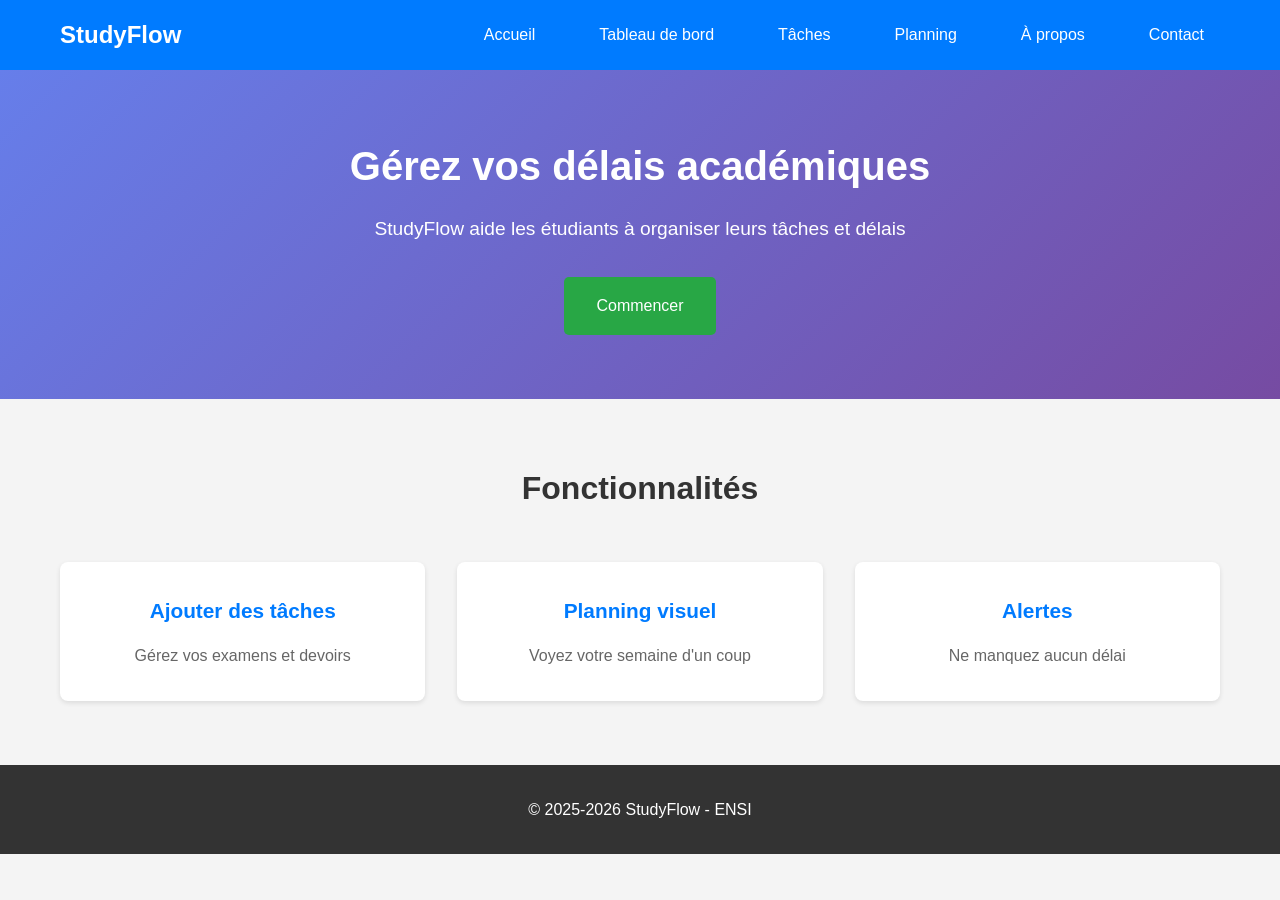
<file: index.html>
<!DOCTYPE html>
<html lang="fr">
<head>
    <meta charset="UTF-8">
    <meta name="viewport" content="width=device-width, initial-scale=1.0">
    <title>StudyFlow</title>
    <link rel="stylesheet" href="styles.css">
</head>
<body>
    <header>
        <nav>
            <h1>StudyFlow</h1>
            <ul>
                <li><a href="index.html">Accueil</a></li>
                <li><a href="dashboard.html">Tableau de bord</a></li>
                <li><a href="tasks.html">Tâches</a></li>
                <li><a href="planning.html">Planning</a></li>
                <li><a href="about.html">À propos</a></li>
                <li><a href="contact.html">Contact</a></li>
            </ul>
        </nav>
    </header>

    <main>
        <section class="hero">
            <h2>Gérez vos délais académiques</h2>
            <p>StudyFlow aide les étudiants à organiser leurs tâches et délais</p>
            <a href="dashboard.html" class="btn">Commencer</a>
        </section>
        <section class="features">
            <h3>Fonctionnalités</h3>
            <div class="feature-grid">
                <div class="feature">
                    <h4>Ajouter des tâches</h4>
                    <p>Gérez vos examens et devoirs</p>
                </div>
                <div class="feature">
                    <h4>Planning visuel</h4>
                    <p>Voyez votre semaine d'un coup</p>
                </div>
                <div class="feature">
                    <h4>Alertes</h4>
                    <p>Ne manquez aucun délai</p>
                </div>
            </div>
        </section>
    </main>

    <footer>
        <p>&copy; 2025-2026 StudyFlow - ENSI</p>
    </footer>
</body>
</html>
</file>
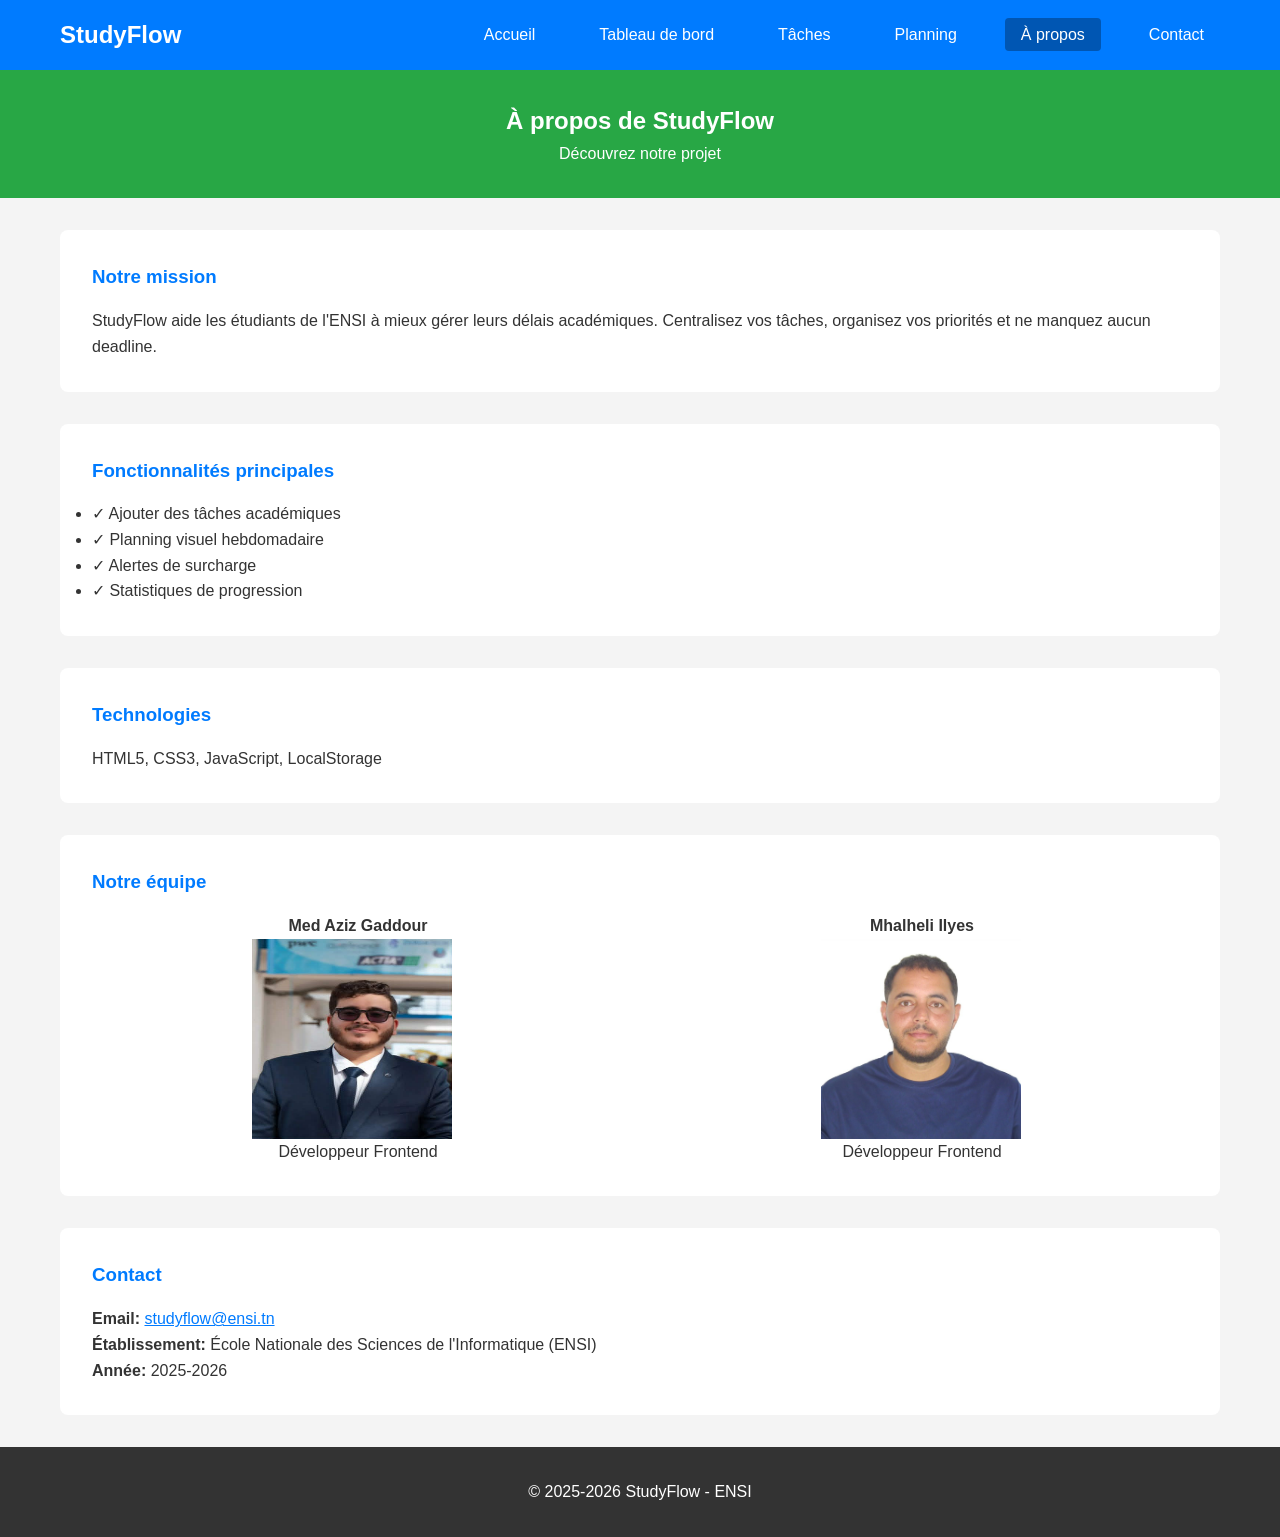
<file: about.html>
<!DOCTYPE html>
<html lang="fr">
<head>
    <meta charset="UTF-8">
    <meta name="viewport" content="width=device-width, initial-scale=1.0">
    <title>À propos - StudyFlow</title>
    <link rel="stylesheet" href="styles.css">
</head>
<body>
    <header>
        <nav>
            <h1>StudyFlow</h1>
            <ul>
                <li><a href="index.html">Accueil</a></li>
                <li><a href="dashboard.html">Tableau de bord</a></li>
                <li><a href="tasks.html">Tâches</a></li>
                <li><a href="planning.html">Planning</a></li>
                <li><a href="about.html" class="active">À propos</a></li>
                <li><a href="contact.html">Contact</a></li>
            </ul>
        </nav>
    </header>

    <main>
        <section class="page-header">
            <h2>À propos de StudyFlow</h2>
            <p>Découvrez notre projet</p>
        </section>

        <section style="max-width: 1200px; margin: 0 auto; padding: 2rem 20px;">
            <div style="background: white; padding: 2rem; border-radius: 8px; margin-bottom: 2rem;">
                <h3 style="color: #007bff; margin-bottom: 1rem;">Notre mission</h3>
                <p>StudyFlow aide les étudiants de l'ENSI à mieux gérer leurs délais académiques. Centralisez vos tâches, organisez vos priorités et ne manquez aucun deadline.</p>
            </div>

            <div style="background: white; padding: 2rem; border-radius: 8px; margin-bottom: 2rem;">
                <h3 style="color: #007bff; margin-bottom: 1rem;">Fonctionnalités principales</h3>
                <ul>
                    <li>✓ Ajouter des tâches académiques</li>
                    <li>✓ Planning visuel hebdomadaire</li>
                    <li>✓ Alertes de surcharge</li>
                    <li>✓ Statistiques de progression</li>
                </ul>
            </div>

            <div style="background: white; padding: 2rem; border-radius: 8px; margin-bottom: 2rem;">
                <h3 style="color: #007bff; margin-bottom: 1rem;">Technologies</h3>
                <p>HTML5, CSS3, JavaScript, LocalStorage</p>
            </div>

            <div style="background: white; padding: 2rem; border-radius: 8px; margin-bottom: 2rem;">
                <h3 style="color: #007bff; margin-bottom: 1rem;">Notre équipe</h3>
                <div style="display: grid; grid-template-columns: repeat(auto-fit, minmax(200px, 1fr)); gap: 2rem;">
                    <div style="text-align: center;">
                        <h4>Med Aziz Gaddour</h4>
                        <div id="box1"><img src="imageaziz1.jpg" width="200" height="200"></div>
                        <p>Développeur Frontend</p>
                    </div>
                    <div style="text-align: center;">
                        <h4>Mhalheli Ilyes</h4>
                        <div id="box">
                            <img src="imageilyes.jpg" width="200" height="200">
                        </div>
                        <p>Développeur Frontend</p>
                    </div>
                </div>
            </div>

            <div style="background: white; padding: 2rem; border-radius: 8px;">
                <h3 style="color: #007bff; margin-bottom: 1rem;">Contact</h3>
                <p><strong>Email:</strong> <a href="mailto:studyflow@ensi.tn" style="color: #007bff;">studyflow@ensi.tn</a></p>
                <p><strong>Établissement:</strong> École Nationale des Sciences de l'Informatique (ENSI)</p>
                <p><strong>Année:</strong> 2025-2026</p>
            </div>
        </section>
    </main>

    <footer>
        <p>&copy; 2025-2026 StudyFlow - ENSI</p>
    </footer>
</body>
</html>
</file>
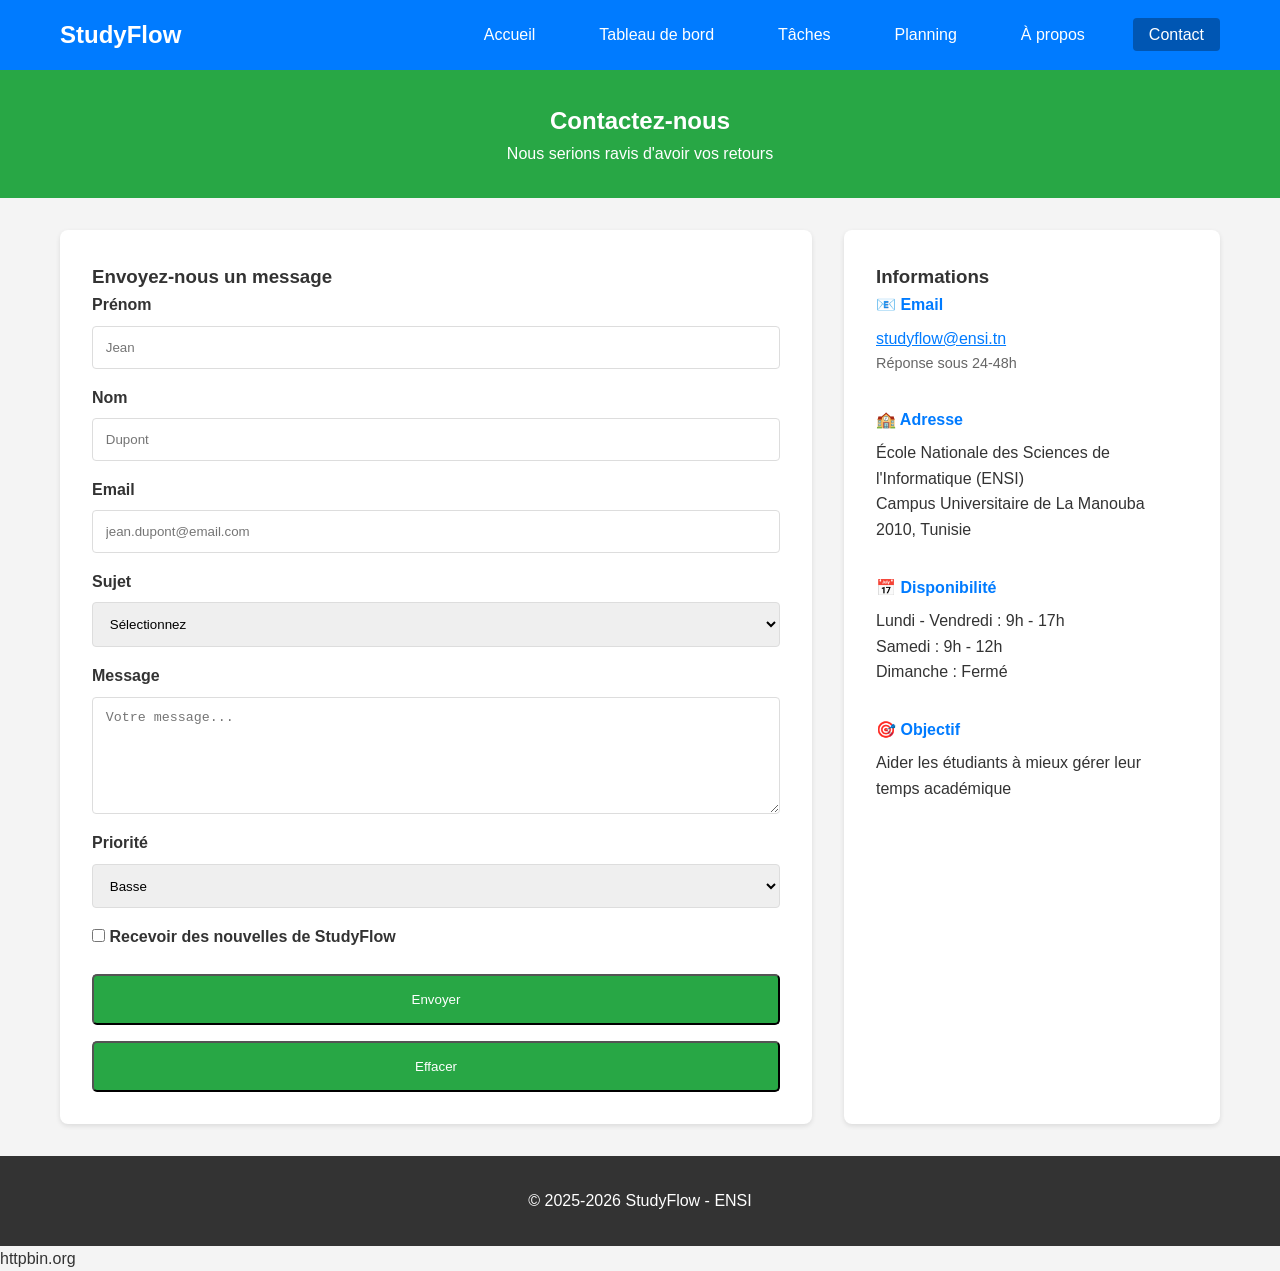
<file: contact.html>
<!DOCTYPE html>
<html lang="fr">
<head>
    <meta charset="UTF-8">
    <meta name="viewport" content="width=device-width, initial-scale=1.0">
    <title>Contact - StudyFlow</title>
    <link rel="stylesheet" href="styles.css">
</head>
<body>
    <header>
        <nav>
            <h1>StudyFlow</h1>
            <ul>
                <li><a href="index.html">Accueil</a></li>
                <li><a href="dashboard.html">Tableau de bord</a></li>
                <li><a href="tasks.html">Tâches</a></li>
                <li><a href="planning.html">Planning</a></li>
                <li><a href="about.html">À propos</a></li>
                <li><a href="contact.html" class="active">Contact</a></li>
            </ul>
        </nav>
    </header>

    <main>
        <section class="page-header">
            <h2>Contactez-nous</h2>
            <p>Nous serions ravis d'avoir vos retours</p>
        </section>

        <section class="contact-layout">
            <div class="contact-form-section">
                <h3>Envoyez-nous un message</h3>
                <form action="https://httpbin.org/get" method="GET" class="task-form">
                    <div class="form-group">
                        <label>Prénom</label>
                        <input type="text" name="prenom" placeholder="Jean" required>
                    </div>

                    <div class="form-group">
                        <label>Nom</label>
                        <input type="text" name="nom" placeholder="Dupont" required>
                    </div>

                    <div class="form-group">
                        <label>Email</label>
                        <input type="email" name="email" placeholder="jean.dupont@email.com" required>
                    </div>

                    <div class="form-group">
                        <label>Sujet</label>
                        <select name="sujet" required>
                            <option value="">Sélectionnez</option>
                            <option value="suggestion">Suggestion</option>
                            <option value="bug">Rapport de bug</option>
                            <option value="question">Question</option>
                            <option value="autre">Autre</option>
                        </select>
                    </div>

                    <div class="form-group">
                        <label>Message</label>
                        <textarea name="message" rows="6" placeholder="Votre message..." required></textarea>
                    </div>

                    <div class="form-group">
                        <label>Priorité</label>
                        <select name="priorite">
                            <option value="basse">Basse</option>
                            <option value="moyenne">Moyenne</option>
                            <option value="haute">Haute</option>
                        </select>
                    </div>

                    <div class="form-group">
                        <label>
                            <input type="checkbox" name="newsletter"> Recevoir des nouvelles de StudyFlow
                        </label>
                    </div>

                    <button type="submit" class="btn">Envoyer</button>
                    <button type="reset" class="btn">Effacer</button>
                </form>
            </div>

            <div class="contact-info-section">
                <h3>Informations</h3>
                <div style="margin-bottom: 2rem;">
                    <h4 style="color: #007bff; margin-bottom: 0.5rem;">📧 Email</h4>
                    <a href="mailto:studyflow@ensi.tn" style="color: #007bff;">studyflow@ensi.tn</a>
                    <p style="font-size: 0.9rem; color: #666;">Réponse sous 24-48h</p>
                </div>

                <div style="margin-bottom: 2rem;">
                    <h4 style="color: #007bff; margin-bottom: 0.5rem;">🏫 Adresse</h4>
                    <p>École Nationale des Sciences de l'Informatique (ENSI)</p>
                    <p>Campus Universitaire de La Manouba</p>
                    <p>2010, Tunisie</p>
                </div>

                <div style="margin-bottom: 2rem;">
                    <h4 style="color: #007bff; margin-bottom: 0.5rem;">📅 Disponibilité</h4>
                    <p>Lundi - Vendredi : 9h - 17h</p>
                    <p>Samedi : 9h - 12h</p>
                    <p>Dimanche : Fermé</p>
                </div>

                <div>
                    <h4 style="color: #007bff; margin-bottom: 0.5rem;">🎯 Objectif</h4>
                    <p>Aider les étudiants à mieux gérer leur temps académique</p>
                </div>
            </div>
        </section>
    </main>

    <footer>
        <p>&copy; 2025-2026 StudyFlow - ENSI</p>
    </footer>
</body>
</html>
httpbin.org
</file>
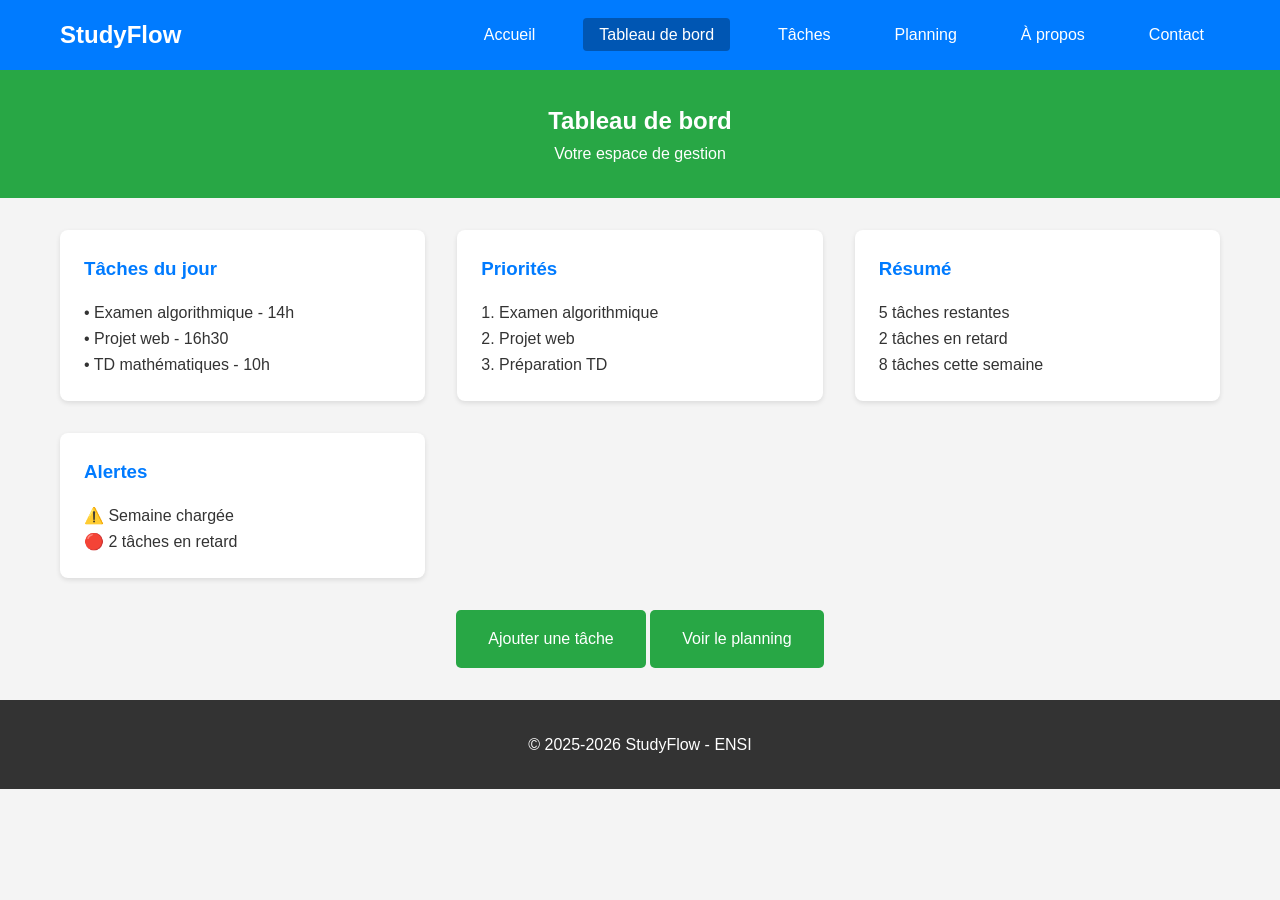
<file: dashboard.html>
<!DOCTYPE html>
<html lang="fr">
<head>
    <meta charset="UTF-8">
    <meta name="viewport" content="width=device-width, initial-scale=1.0">
    <title>Tableau de bord - StudyFlow</title>
    <link rel="stylesheet" href="styles.css">
</head>
<body>
    <header>
        <nav>
            <h1>StudyFlow</h1>
            <ul>
                <li><a href="index.html">Accueil</a></li>
                <li><a href="dashboard.html" class="active">Tableau de bord</a></li>
                <li><a href="tasks.html">Tâches</a></li>
                <li><a href="planning.html">Planning</a></li>
                <li><a href="about.html">À propos</a></li>
                <li><a href="contact.html">Contact</a></li>
            </ul>
        </nav>
    </header>

    <main>
        <section class="dashboard-header">
            <h2>Tableau de bord</h2>
            <p>Votre espace de gestion</p>
        </section>

        <section class="dashboard-content">
            <div class="dashboard-grid">
                <div class="dashboard-card">
                    <h3>Tâches du jour</h3>
                    <p>• Examen algorithmique - 14h</p>
                    <p>• Projet web - 16h30</p>
                    <p>• TD mathématiques - 10h</p>
                </div>

                <div class="dashboard-card">
                    <h3>Priorités</h3>
                    <p>1. Examen algorithmique</p>
                    <p>2. Projet web</p>
                    <p>3. Préparation TD</p>
                </div>

                <div class="dashboard-card">
                    <h3>Résumé</h3>
                    <p>5 tâches restantes</p>
                    <p>2 tâches en retard</p>
                    <p>8 tâches cette semaine</p>
                </div>

                <div class="dashboard-card">
                    <h3>Alertes</h3>
                    <p>⚠️ Semaine chargée</p>
                    <p>🔴 2 tâches en retard</p>
                </div>
            </div>

            <div style="text-align: center; margin-top: 2rem;">
                <a href="tasks.html" class="btn">Ajouter une tâche</a>
                <a href="planning.html" class="btn">Voir le planning</a>
            </div>
        </section>
    </main>

    <footer>
        <p>&copy; 2025-2026 StudyFlow - ENSI</p>
    </footer>
</body>
</html>
</file>
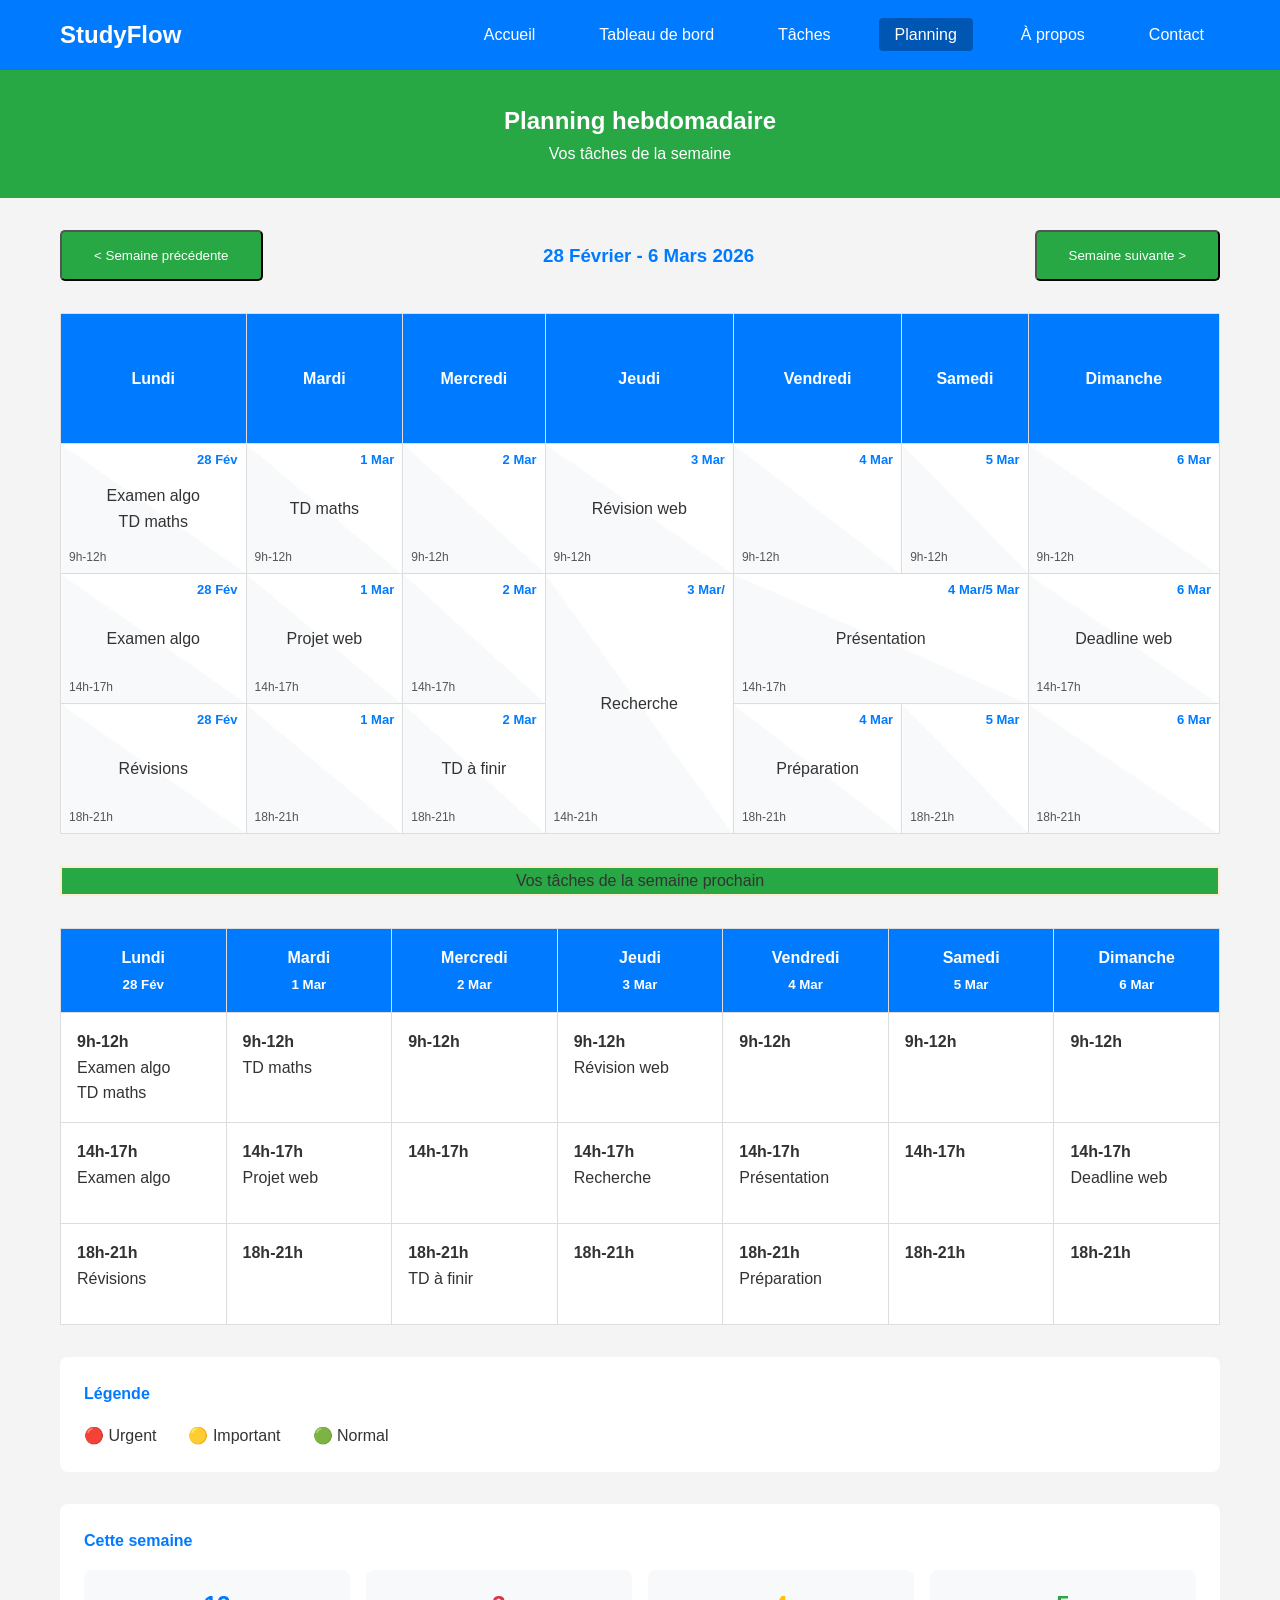
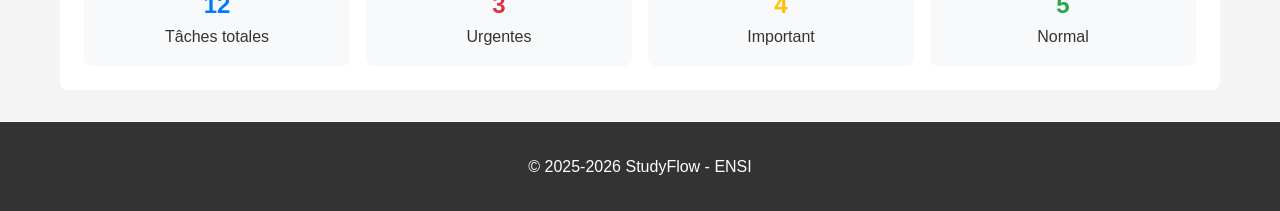
<file: planning.html>
<!DOCTYPE html>
<html lang="fr">
<head>
    <meta charset="UTF-8">
    <meta name="viewport" content="width=device-width, initial-scale=1.0">
    <title>Planning - StudyFlow</title>
    <link rel="stylesheet" href="styles.css">
</head>
<body>
    <header>
        <nav>
            <h1>StudyFlow</h1>
            <ul>
                <li><a href="index.html">Accueil</a></li>
                <li><a href="dashboard.html">Tableau de bord</a></li>
                <li><a href="tasks.html">Tâches</a></li>
                <li><a href="planning.html" class="active">Planning</a></li>
                <li><a href="about.html">À propos</a></li>
                <li><a href="contact.html">Contact</a></li>
            </ul>
        </nav>
    </header>

    <main>
        <section class="page-header">
            <h2>Planning hebdomadaire</h2>
            <p>Vos tâches de la semaine</p>
        </section>

        <section style="max-width: 1200px; margin: 0 auto; padding: 2rem 20px;">
            <div style="display: flex; justify-content: space-between; align-items: center; margin-bottom: 2rem; flex-wrap: wrap; gap: 1rem;">
                <button class="btn">&lt; Semaine précédente</button>
                <h3 style="color: #007bff; margin: 0;">28 Février - 6 Mars 2026</h3>
                <button class="btn">Semaine suivante &gt;</button>
            </div>

<table class="calendar-table">
    <thead>
        <tr>
            <th>Lundi</th>
            <th>Mardi</th>
            <th>Mercredi</th>
            <th>Jeudi</th>
            <th>Vendredi</th>
            <th>Samedi</th>
            <th>Dimanche</th>
        </tr>
    </thead>

    <tbody>
        <!-- Matin -->
        <tr>
            <td class="split-cell">
                <div class="cell-date">28 Fév</div>
                <div class="cell-hours">9h-12h</div>
                <div class="cell-content">Examen algo<br>TD maths</div>
            </td>

            <td class="split-cell">
                <div class="cell-date">1 Mar</div>
                <div class="cell-hours">9h-12h</div>
                <div class="cell-content">TD maths</div>
            </td>

            <td class="split-cell">
                <div class="cell-date">2 Mar</div>
                <div class="cell-hours">9h-12h</div>
            </td>

            <td class="split-cell">
                <div class="cell-date">3 Mar</div>
                <div class="cell-hours">9h-12h</div>
                <div class="cell-content">Révision web</div>
            </td>

            <td class="split-cell">
                <div class="cell-date">4 Mar</div>
                <div class="cell-hours">9h-12h</div>
            </td>

            <td class="split-cell">
                <div class="cell-date">5 Mar</div>
                <div class="cell-hours">9h-12h</div>
            </td>

            <td class="split-cell">
                <div class="cell-date">6 Mar</div>
                <div class="cell-hours">9h-12h</div>
            </td>
        </tr>

        <!-- Après-midi -->
        <tr>
            <td class="split-cell">
                <div class="cell-date">28 Fév</div>
                <div class="cell-hours">14h-17h</div>
                <div class="cell-content">Examen algo</div>
            </td>

            <td class="split-cell">
                <div class="cell-date">1 Mar</div>
                <div class="cell-hours">14h-17h</div>
                <div class="cell-content">Projet web</div>
            </td>

            <td class="split-cell">
                <div class="cell-date">2 Mar</div>
                <div class="cell-hours">14h-17h</div>
            </td>

            <td class="split-cell" rowspan="2">
                <div class="cell-date">3 Mar/</div>
                <div class="cell-hours">14h-21h</div>
                <div class="cell-content">Recherche</div>
            </td>

            <td class="split-cell" colspan="2">
                <div class="cell-date">4 Mar/5 Mar</div>
                <div class="cell-hours">14h-17h</div>
                <div class="cell-content">Présentation</div>
            </td>



            <td class="split-cell">
                <div class="cell-date">6 Mar</div>
                <div class="cell-hours">14h-17h</div>
                <div class="cell-content">Deadline web</div>
            </td>
        </tr>

        <!-- Soir -->
        <tr>
            <td class="split-cell">
                <div class="cell-date">28 Fév</div>
                <div class="cell-hours">18h-21h</div>
                <div class="cell-content">Révisions</div>
            </td>

            <td class="split-cell">
                <div class="cell-date">1 Mar</div>
                <div class="cell-hours">18h-21h</div>
            </td>

            <td class="split-cell">
                <div class="cell-date">2 Mar</div>
                <div class="cell-hours">18h-21h</div>
                <div class="cell-content">TD à finir</div>
            </td>



            <td class="split-cell">
                <div class="cell-date">4 Mar</div>
                <div class="cell-hours">18h-21h</div>
                <div class="cell-content">Préparation</div>
            </td>

            <td class="split-cell">
                <div class="cell-date">5 Mar</div>
                <div class="cell-hours">18h-21h</div>
            </td>

            <td class="split-cell">
                <div class="cell-date">6 Mar</div>
                <div class="cell-hours">18h-21h</div>
            </td>
        </tr>
    </tbody>
</table>
          <p id="sp">Vos tâches de la semaine prochain</p>
          <div class="calendar-grid">
                <!-- En-têtes -->
                <div class="calendar-header">Lundi<br><small>28 Fév</small></div>
                <div class="calendar-header">Mardi<br><small>1 Mar</small></div>
                <div class="calendar-header">Mercredi<br><small>2 Mar</small></div>
                <div class="calendar-header">Jeudi<br><small>3 Mar</small></div>
                <div class="calendar-header">Vendredi<br><small>4 Mar</small></div>
                <div class="calendar-header">Samedi<br><small>5 Mar</small></div>
                <div class="calendar-header">Dimanche<br><small>6 Mar</small></div>

                <!-- Ligne 1: Matin -->
                <div class="calendar-slot"><strong>9h-12h</strong><br>Examen algo<br>TD maths</div>
                <div class="calendar-slot"><strong>9h-12h</strong><br>TD maths</div>
                <div class="calendar-slot"><strong>9h-12h</strong></div>
                <div class="calendar-slot"><strong>9h-12h</strong><br>Révision web</div>
                <div class="calendar-slot"><strong>9h-12h</strong></div>
                <div class="calendar-slot"><strong>9h-12h</strong></div>
                <div class="calendar-slot"><strong>9h-12h</strong></div>

                <!-- Ligne 2: Après-midi -->
                <div class="calendar-slot"><strong>14h-17h</strong><br>Examen algo</div>
                <div class="calendar-slot"><strong>14h-17h</strong><br>Projet web</div>
                <div class="calendar-slot"><strong>14h-17h</strong></div>
                <div class="calendar-slot"><strong>14h-17h</strong><br>Recherche</div>
                <div class="calendar-slot"><strong>14h-17h</strong><br>Présentation</div>
                <div class="calendar-slot"><strong>14h-17h</strong></div>
                <div class="calendar-slot"><strong>14h-17h</strong><br>Deadline web</div>

                <!-- Ligne 3: Soir -->
                <div class="calendar-slot"><strong>18h-21h</strong><br>Révisions</div>
                <div class="calendar-slot"><strong>18h-21h</strong></div>
                <div class="calendar-slot"><strong>18h-21h</strong><br>TD à finir</div>
                <div class="calendar-slot"><strong>18h-21h</strong></div>
                <div class="calendar-slot"><strong>18h-21h</strong><br>Préparation</div>
                <div class="calendar-slot"><strong>18h-21h</strong></div>
                <div class="calendar-slot"><strong>18h-21h</strong></div>
            </div>

            <!-- Légende simple -->
            <div style="background: white; padding: 1.5rem; border-radius: 8px; margin-top: 2rem;">
                <h4 style="color: #007bff; margin-bottom: 1rem;">Légende</h4>
                <div style="display: flex; gap: 2rem; flex-wrap: wrap;">
                    <div>🔴 Urgent</div>
                    <div>🟡 Important</div>
                    <div>🟢 Normal</div>
                </div>
            </div>

            <!-- Statistiques simples -->
            <div style="background: white; padding: 1.5rem; border-radius: 8px; margin-top: 2rem;">
                <h4 style="color: #007bff; margin-bottom: 1rem;">Cette semaine</h4>
                <div style="display: grid; grid-template-columns: repeat(auto-fit, minmax(150px, 1fr)); gap: 1rem;">
                    <div style="text-align: center; padding: 1rem; background: #f8f9fa; border-radius: 8px;">
                        <div style="font-size: 1.5rem; font-weight: bold; color: #007bff;">12</div>
                        <div>Tâches totales</div>
                    </div>
                    <div style="text-align: center; padding: 1rem; background: #f8f9fa; border-radius: 8px;">
                        <div style="font-size: 1.5rem; font-weight: bold; color: #dc3545;">3</div>
                        <div>Urgentes</div>
                    </div>
                    <div style="text-align: center; padding: 1rem; background: #f8f9fa; border-radius: 8px;">
                        <div style="font-size: 1.5rem; font-weight: bold; color: #ffc107;">4</div>
                        <div>Important</div>
                    </div>
                    <div style="text-align: center; padding: 1rem; background: #f8f9fa; border-radius: 8px;">
                        <div style="font-size: 1.5rem; font-weight: bold; color: #28a745;">5</div>
                        <div>Normal</div>
                    </div>
                </div>
            </div>
        </section>
    </main>

    <footer>
        <p>&copy; 2025-2026 StudyFlow - ENSI</p>
    </footer>
</body>
</html>
</file>
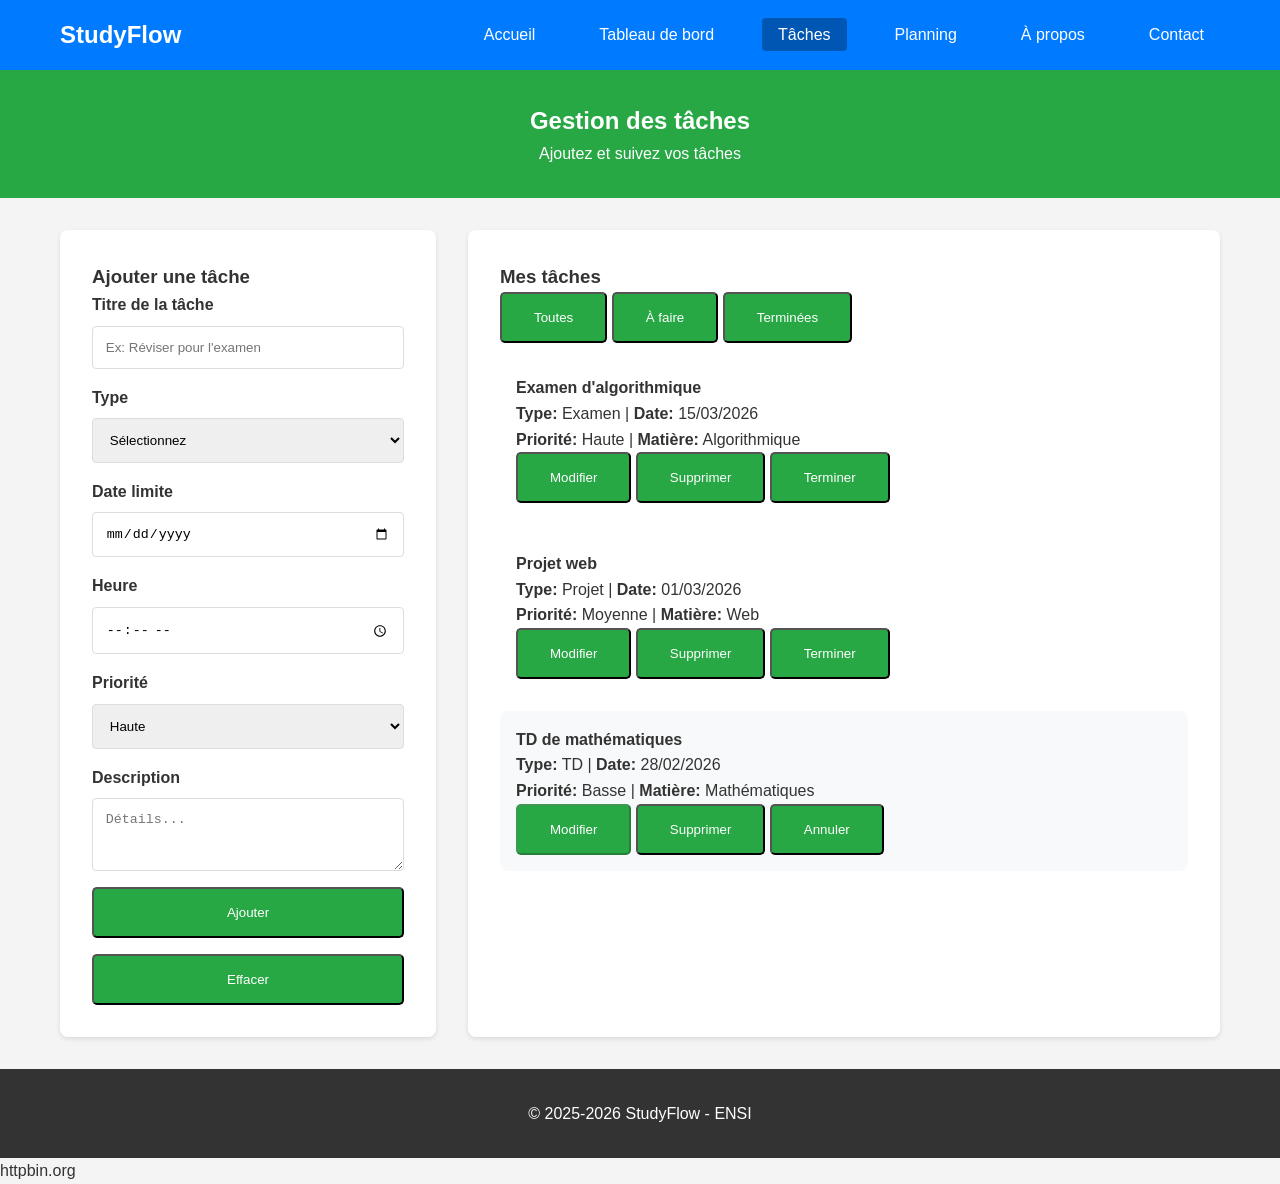
<file: tasks.html>
<!DOCTYPE html>
<html lang="fr">
<head>
    <meta charset="UTF-8">
    <meta name="viewport" content="width=device-width, initial-scale=1.0">
    <title>Tâches - StudyFlow</title>
    <link rel="stylesheet" href="styles.css">
</head>
<body>
    <header>
        <nav>
            <h1>StudyFlow</h1>
            <ul>
                <li><a href="index.html">Accueil</a></li>
                <li><a href="dashboard.html">Tableau de bord</a></li>
                <li><a href="tasks.html" class="active">Tâches</a></li>
                <li><a href="planning.html">Planning</a></li>
                <li><a href="about.html">À propos</a></li>
                <li><a href="contact.html">Contact</a></li>
            </ul>
        </nav>
    </header>

    <main>
        <section class="page-header">
            <h2>Gestion des tâches</h2>
            <p>Ajoutez et suivez vos tâches</p>
        </section>

        <section class="tasks-layout">
            <div class="form-section">
                <h3>Ajouter une tâche</h3>
                <form action="https://httpbin.org/get" method="GET" class="task-form">
                    <div class="form-group">
                        <label>Titre de la tâche</label>
                        <input type="text" name="title" placeholder="Ex: Réviser pour l'examen" required>
                    </div>

                    <div class="form-group">
                        <label>Type</label>
                        <select name="type" required>
                            <option value="">Sélectionnez</option>
                            <option value="examen">Examen</option>
                            <option value="devoir">Devoir</option>
                            <option value="projet">Projet</option>
                        </select>
                    </div>

                    <div class="form-group">
                        <label>Date limite</label>
                        <input type="date" name="date" required>
                    </div>

                    <div class="form-group">
                        <label>Heure</label>
                        <input type="time" name="time">
                    </div>

                    <div class="form-group">
                        <label>Priorité</label>
                        <select name="priority" required>
                            <option value="haute">Haute</option>
                            <option value="moyenne">Moyenne</option>
                            <option value="basse">Basse</option>
                        </select>
                    </div>

                    <div class="form-group">
                        <label>Description</label>
                        <textarea name="description" rows="3" placeholder="Détails..."></textarea>
                    </div>

                    <button type="submit" class="btn">Ajouter</button>
                    <button type="reset" class="btn">Effacer</button>
                </form>
            </div>

            <div class="tasks-list-section">
                <h3>Mes tâches</h3>
                <div style="margin-bottom: 1rem;">
                    <button class="btn">Toutes</button>
                    <button class="btn">À faire</button>
                    <button class="btn">Terminées</button>
                </div>

                <div style="margin-bottom: 1rem; padding: 1rem; background: white; border-radius: 8px;">
                    <h4>Examen d'algorithmique</h4>
                    <p><strong>Type:</strong> Examen | <strong>Date:</strong> 15/03/2026</p>
                    <p><strong>Priorité:</strong> Haute | <strong>Matière:</strong> Algorithmique</p>
                    <div>
                        <button class="btn">Modifier</button>
                        <button class="btn">Supprimer</button>
                        <button class="btn">Terminer</button>
                    </div>
                </div>

                <div style="margin-bottom: 1rem; padding: 1rem; background: white; border-radius: 8px;">
                    <h4>Projet web</h4>
                    <p><strong>Type:</strong> Projet | <strong>Date:</strong> 01/03/2026</p>
                    <p><strong>Priorité:</strong> Moyenne | <strong>Matière:</strong> Web</p>
                    <div>
                        <button class="btn">Modifier</button>
                        <button class="btn">Supprimer</button>
                        <button class="btn">Terminer</button>
                    </div>
                </div>

                <div style="margin-bottom: 1rem; padding: 1rem; background: #f8f9fa; border-radius: 8px;">
                    <h4>TD de mathématiques</h4>
                    <p><strong>Type:</strong> TD | <strong>Date:</strong> 28/02/2026</p>
                    <p><strong>Priorité:</strong> Basse | <strong>Matière:</strong> Mathématiques</p>
                    <div>
                        <button class="btn" disabled>Modifier</button>
                        <button class="btn">Supprimer</button>
                        <button class="btn">Annuler</button>
                    </div>
                </div>
            </div>
        </section>
    </main>

    <footer>
        <p>&copy; 2025-2026 StudyFlow - ENSI</p>
    </footer>
</body>
</html>
httpbin.org
</file>
<file: styles.css>
/* Styles simples et minimalistes */
* {
    margin: 0;
    padding: 0;
    box-sizing: border-box;
}

body {
    font-family: Arial, sans-serif;
    line-height: 1.6;
    color: #333;
    background-color: #f4f4f4;
}

/* Navigation */
header {
    background: #007bff;
    color: white;
    padding: 1rem 0;
}

nav {
    max-width: 1200px;
    margin: 0 auto;
    padding: 0 20px;
    display: flex;
    justify-content: space-between;
    align-items: center;
}

nav h1 {
    font-size: 1.5rem;
}

nav ul {
    list-style: none;
    display: flex;
    gap: 2rem;
}

nav a {
    color: white;
    text-decoration: none;
    padding: 0.5rem 1rem;
    border-radius: 4px;
    transition: background-color 0.3s;
}

nav a:hover, nav a.active {
    background-color: #0056b3;
}

/* Hero Section */
.hero {
    background: linear-gradient(135deg, #667eea 0%, #764ba2 100%);
    color: white;
    text-align: center;
    padding: 4rem 0;
}

.hero h2 {
    font-size: 2.5rem;
    margin-bottom: 1rem;
}

.hero p {
    font-size: 1.2rem;
    margin-bottom: 2rem;
    max-width: 600px;
    margin-left: auto;
    margin-right: auto;
}

.btn {
    display: inline-block;
    background: #28a745;
    color: white;
    padding: 1rem 2rem;
    text-decoration: none;
    border-radius: 5px;
    transition: background-color 0.3s;
}

.btn:hover {
    background: #218838;
}

/* Features Section */
.features {
    padding: 4rem 0;
    max-width: 1200px;
    margin: 0 auto;
    padding-left: 20px;
    padding-right: 20px;
}

.features h3 {
    text-align: center;
    font-size: 2rem;
    margin-bottom: 3rem;
    color: #333;
}

.feature-grid {
    display: grid;
    grid-template-columns: repeat(auto-fit, minmax(300px, 1fr));
    gap: 2rem;
}

.feature {
    background: white;
    padding: 2rem;
    border-radius: 8px;
    box-shadow: 0 2px 5px rgba(0,0,0,0.1);
    text-align: center;
}

.feature h4 {
    color: #007bff;
    margin-bottom: 1rem;
    font-size: 1.3rem;
}

.feature p {
    color: #666;
}

/* Dashboard */
.dashboard-header {
    background: #28a745;
    color: white;
    text-align: center;
    padding: 2rem 0;
}

.dashboard-content {
    max-width: 1200px;
    margin: 0 auto;
    padding: 2rem 20px;
}

.dashboard-grid {
    display: grid;
    grid-template-columns: repeat(auto-fit, minmax(300px, 1fr));
    gap: 2rem;
    margin-bottom: 2rem;
}
.dashboard-card {
    background: white;
    padding: 1.5rem;
    border-radius: 8px;
    box-shadow: 0 2px 5px rgba(0,0,0,0.1);
}
.dashboard-card h3 {
    color: #007bff;
    margin-bottom: 1rem;
}
/* Tasks Page */
.page-header {
    background: #28a745;
    color: white;
    text-align: center;
    padding: 2rem 0;
}
.tasks-layout {
    display: grid;
    grid-template-columns: 1fr 2fr;
    gap: 2rem;
    max-width: 1200px;
    margin: 0 auto;
    padding: 2rem 20px;
}

.form-section, .tasks-list-section {
    background: white;
    padding: 2rem;
    border-radius: 8px;
    box-shadow: 0 2px 5px rgba(0,0,0,0.1);
}

.task-form {
    display: flex;
    flex-direction: column;
    gap: 1rem;
}

.form-group {
    display: flex;
    flex-direction: column;
}

.form-group label {
    margin-bottom: 0.5rem;
    font-weight: bold;
}

.form-group input,
.form-group select,
.form-group textarea {
    padding: 0.8rem;
    border: 1px solid #ddd;
    border-radius: 4px;
}

/* Planning Page */
.calendar-table {
    width: 100%;
    max-width: 1200px;
    margin: 2rem auto;
    border-collapse: collapse;
}

.calendar-table th,
.calendar-table td {
    border: 1px solid #ddd;
    height: 130px;
    position: relative;
    padding: 10px;
    vertical-align: middle;
}

/* En-têtes jours */
.calendar-table th {
    background: #007bff;
    color: white;
    font-weight: bold;
}

/* Cellule divisée */
.split-cell {
    background: linear-gradient(
        to top right,
        #f8f9fa 50%,
        #ffffff 50%
    );
}

/* Date en haut droite */
.cell-date {
    position: absolute;
    top: 6px;
    right: 8px;
    font-size: 13px;
    font-weight: bold;
    color: #007bff;
}

/* Heures en bas gauche */
.cell-hours {
    position: absolute;
    bottom: 6px;
    left: 8px;
    font-size: 12px;
    color: #555;
}

/* Contenu centre */
.cell-content {
    text-align: center;
    font-weight: 500;
}

/* Contact Page */
.contact-layout {
    display: grid;
    grid-template-columns: 2fr 1fr;
    gap: 2rem;
    max-width: 1200px;
    margin: 0 auto;
    padding: 2rem 20px;
}
.contact-form-section,
.contact-info-section {
    background: white;
    padding: 2rem;
    border-radius: 8px;
    box-shadow: 0 2px 5px rgba(0,0,0,0.1);
}
/* Footer */
footer {
    background: #333;
    color: white;
    text-align: center;
    padding: 2rem 0;
}
/* Responsive */
@media (max-width: 768px) {
    nav {
        flex-direction: column;
        gap: 1rem;
    }
    
    nav ul {
        flex-wrap: wrap;
        justify-content: center;
    }
       .hero h2 {
        font-size: 2rem;
    }
    
    .feature-grid,
    .dashboard-grid {
        grid-template-columns: 1fr;
    }
    
    .tasks-layout,
    .contact-layout {
        grid-template-columns: 1fr;
    }
    .calendar-grid {
        font-size: 0.8rem;
    }
    .calendar-slot {
        min-height: 60px;
    }
}
@media (max-width: 480px) {
    .hero h2 {
        font-size: 1.5rem;
    }
    
    .hero p {
        font-size: 1rem;
    }
    
    .calendar-grid {
        gap: 0;
    }
}
#box{
    height: 200px;
    transform: translateX(165px);
    width: 200px;
}
#box1{
    height: 200px;
    transform: translateX(160px);
    width: 200px;
}
.calendar-header {
    background: #007bff;
    color: white;
    padding: 1rem;
    text-align: center;
    font-weight: bold;
}

.calendar-slot {
    background: white;
    padding: 1rem;
    min-height: 100px;
}.calendar-grid {
    display: grid;
    grid-template-columns: repeat(7, 1fr);
    gap: 1px;
    background: #ddd;
    border: 1px solid #ddd;
    margin: 2rem auto;
    max-width: 1200px;
}
#sp{
     text-align: center;
background: #28a745;
    border: 2px solid blanchedalmond;
}
</file>
